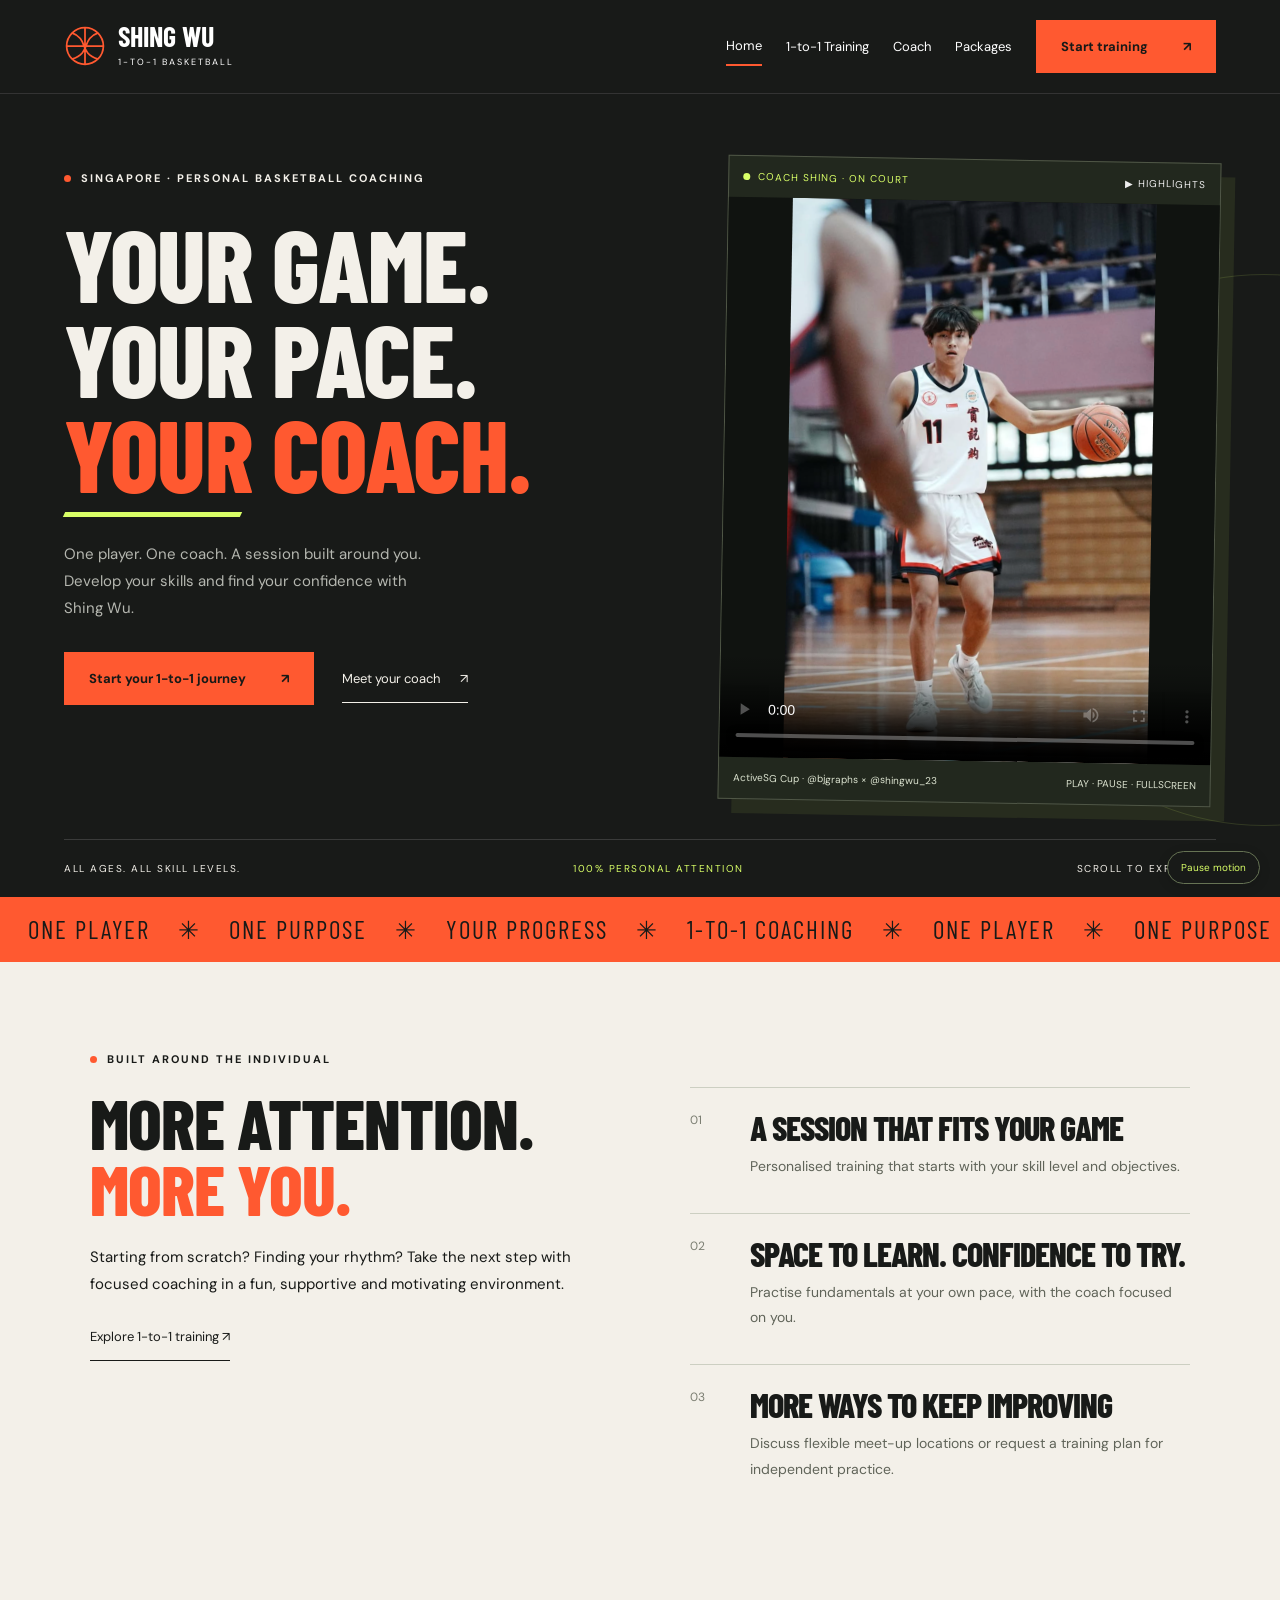
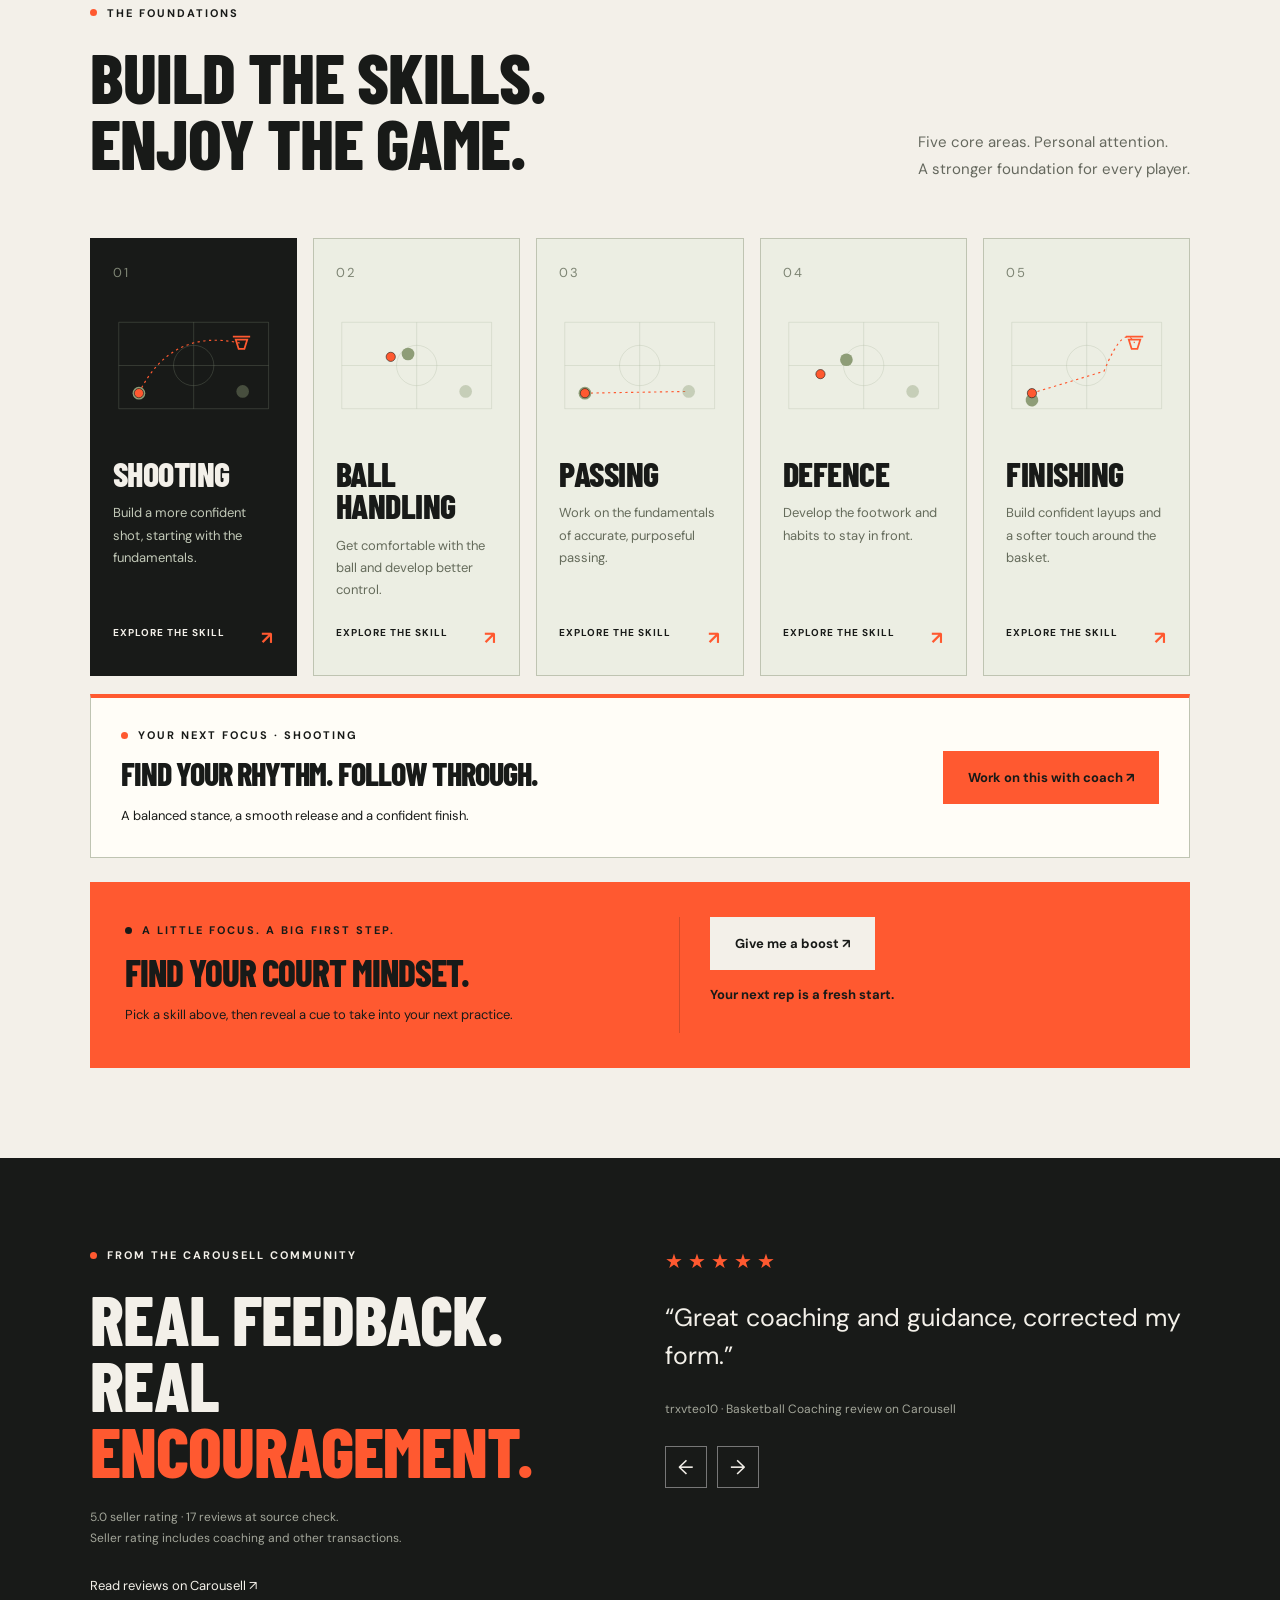
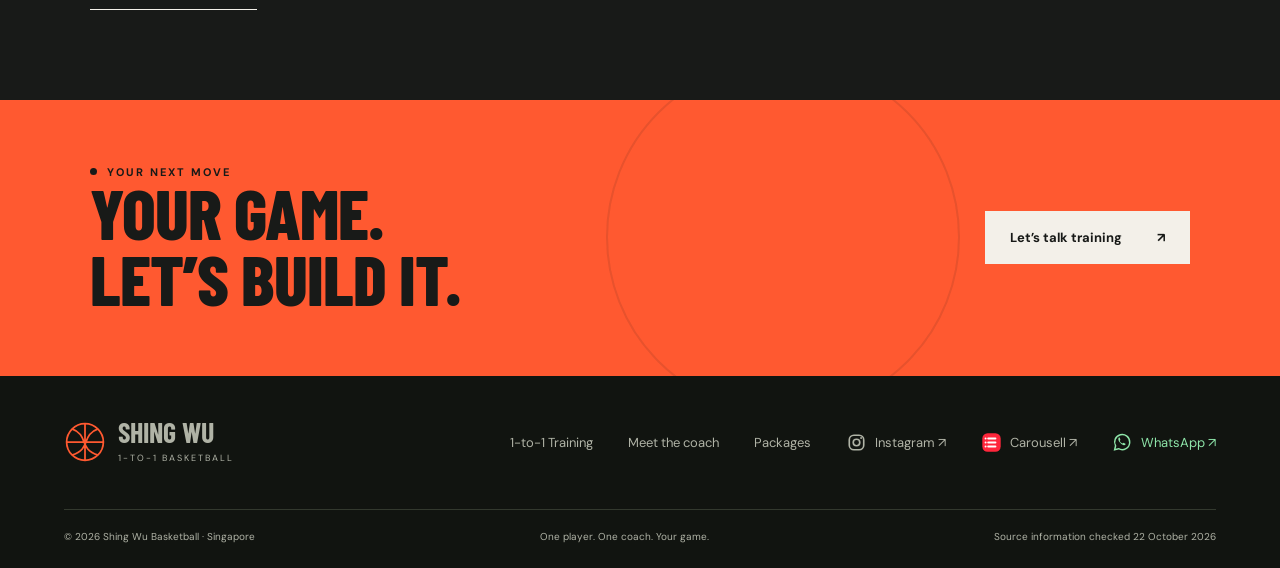
<file: index.html>
<!doctype html><html lang="en-SG"><head><meta charset="UTF-8"><meta name="viewport" content="width=device-width, initial-scale=1"><meta name="theme-color" content="#181a18"><meta name="description" content="Personalised 1-to-1 basketball coaching with Shing Wu in Singapore. All ages and skill levels welcome. Explore training and enquire directly."><title>Personal Basketball Coaching | Shing Wu Basketball</title><link rel="stylesheet" href="styles.css?v=20261022-5"><script src="app.js?v=20261023-finishing" defer></script></head><body data-page="home"><a href="#main" style="position:absolute;left:-9999px" onfocus="this.style.left='10px'" onblur="this.style.left='-9999px'">Skip to content</a><div id="app"></div></body></html>
</file>
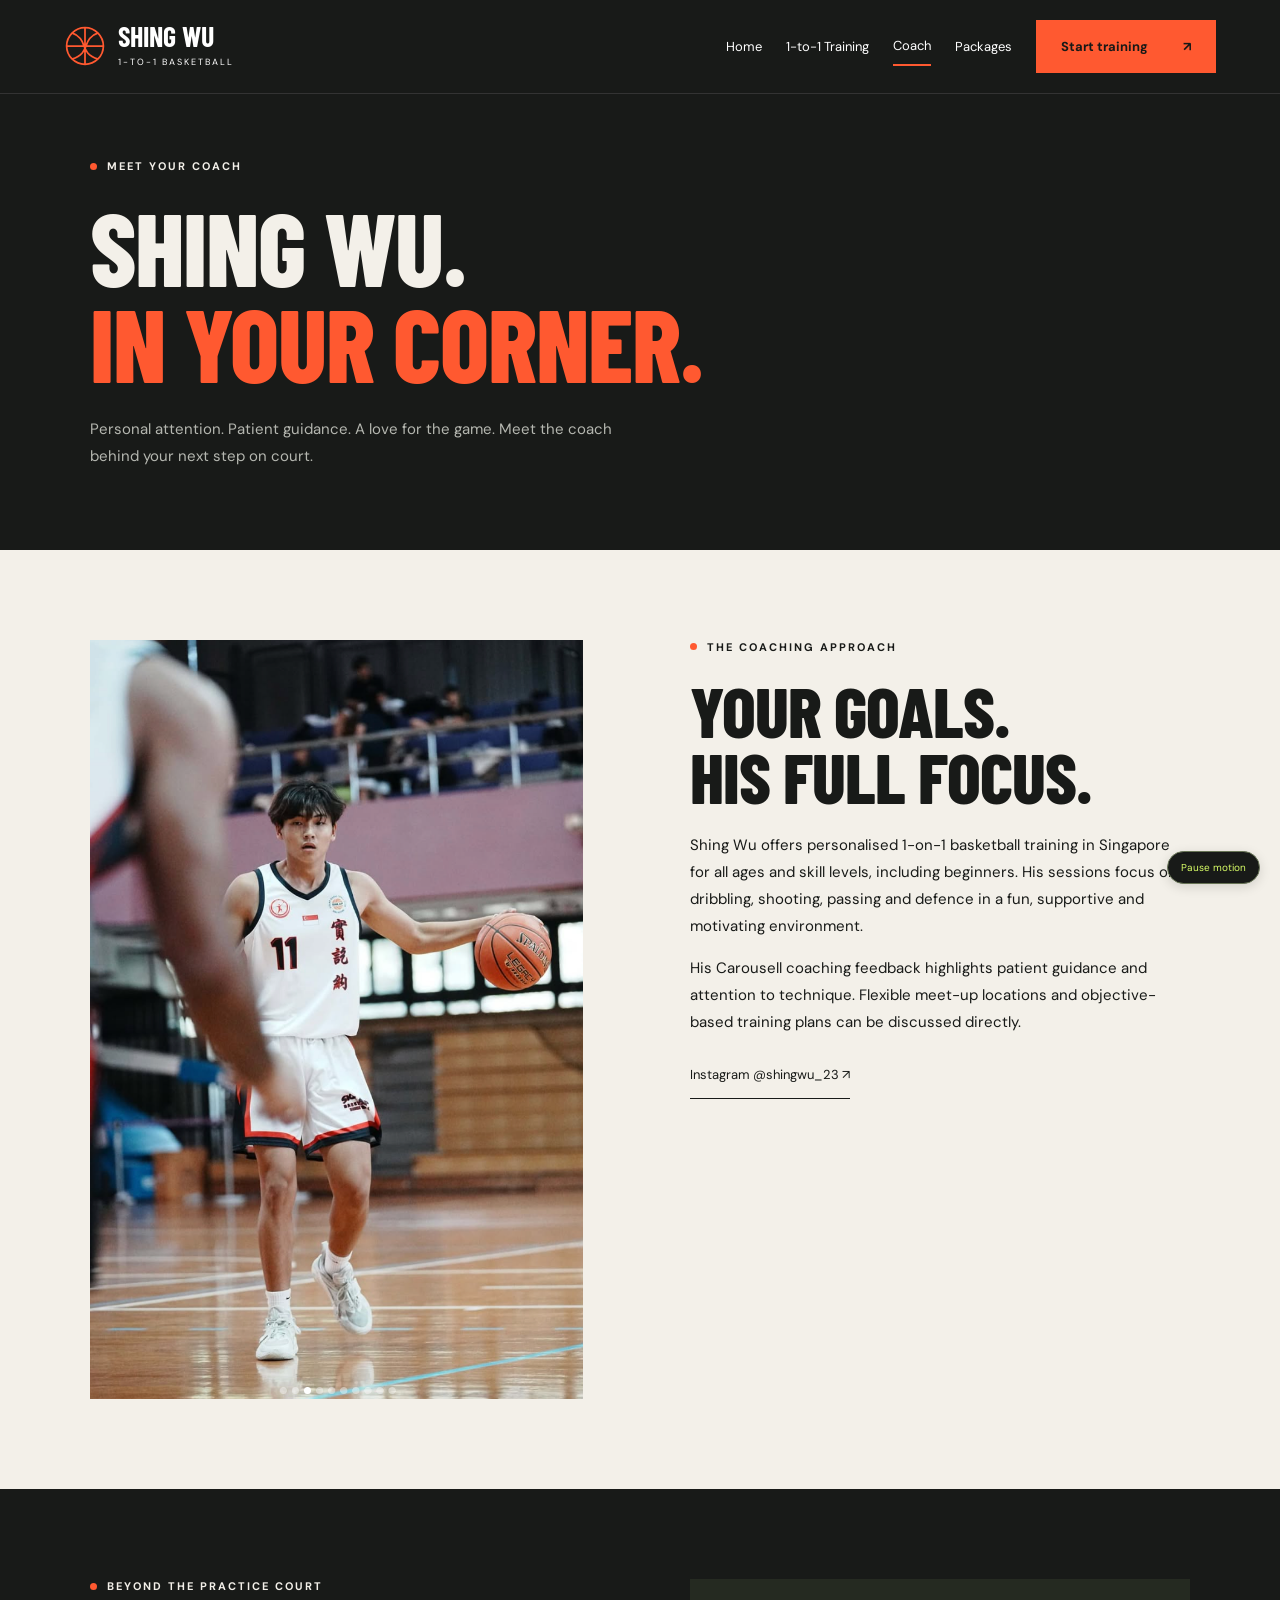
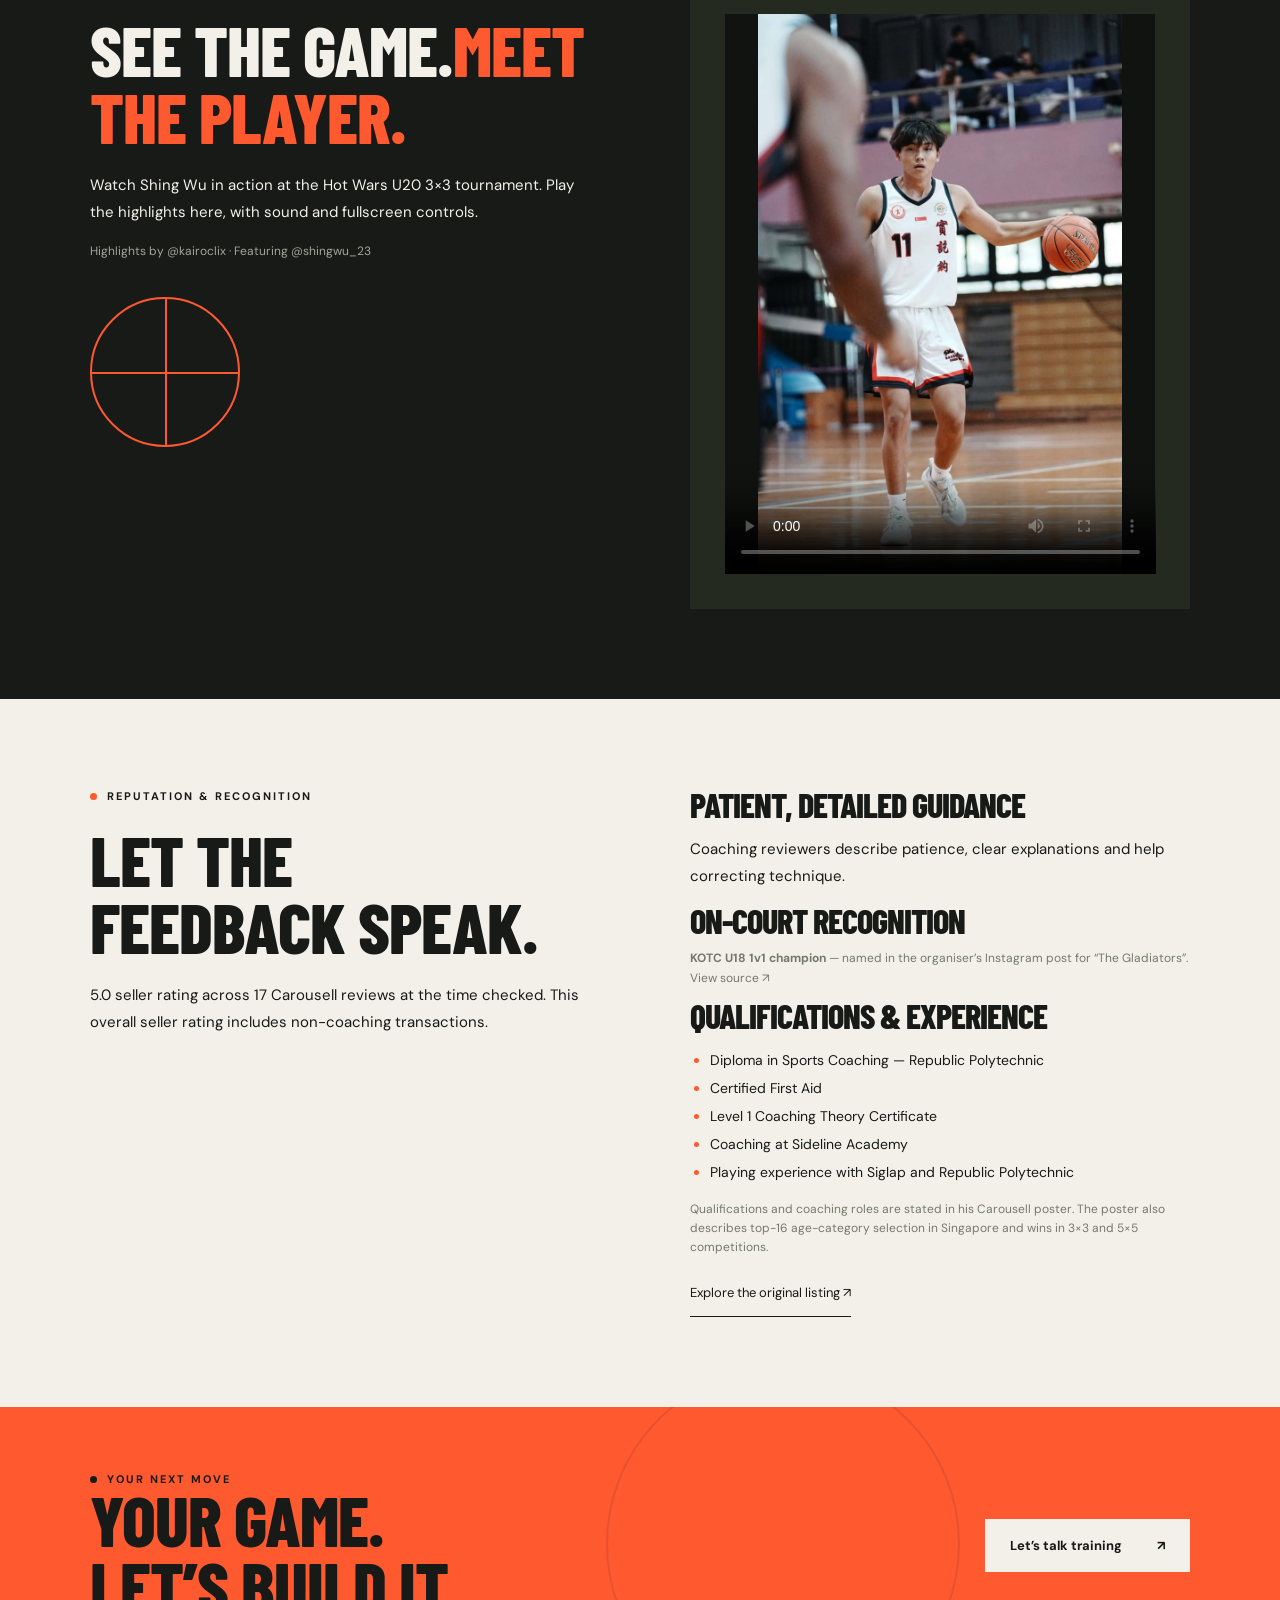
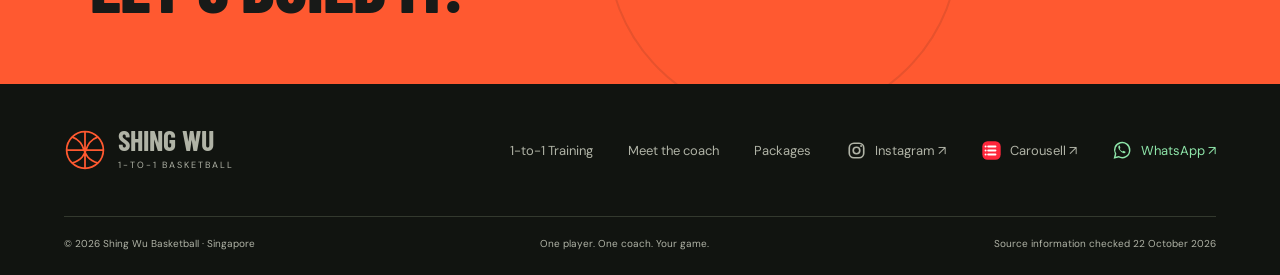
<file: coach.html>
<!doctype html><html lang="en-SG"><head><meta charset="UTF-8"><meta name="viewport" content="width=device-width, initial-scale=1"><meta name="theme-color" content="#181a18"><meta name="description" content="Personalised 1-to-1 basketball coaching with Shing Wu in Singapore. All ages and skill levels welcome. Explore training and enquire directly."><title>Meet Coach Shing Wu | Shing Wu Basketball</title><link rel="stylesheet" href="styles.css?v=20261022-5"><script src="app.js?v=20261023-1" defer></script></head><body data-page="coach"><a href="#main" style="position:absolute;left:-9999px" onfocus="this.style.left='10px'" onblur="this.style.left='-9999px'">Skip to content</a><div id="app"></div></body></html>
</file>
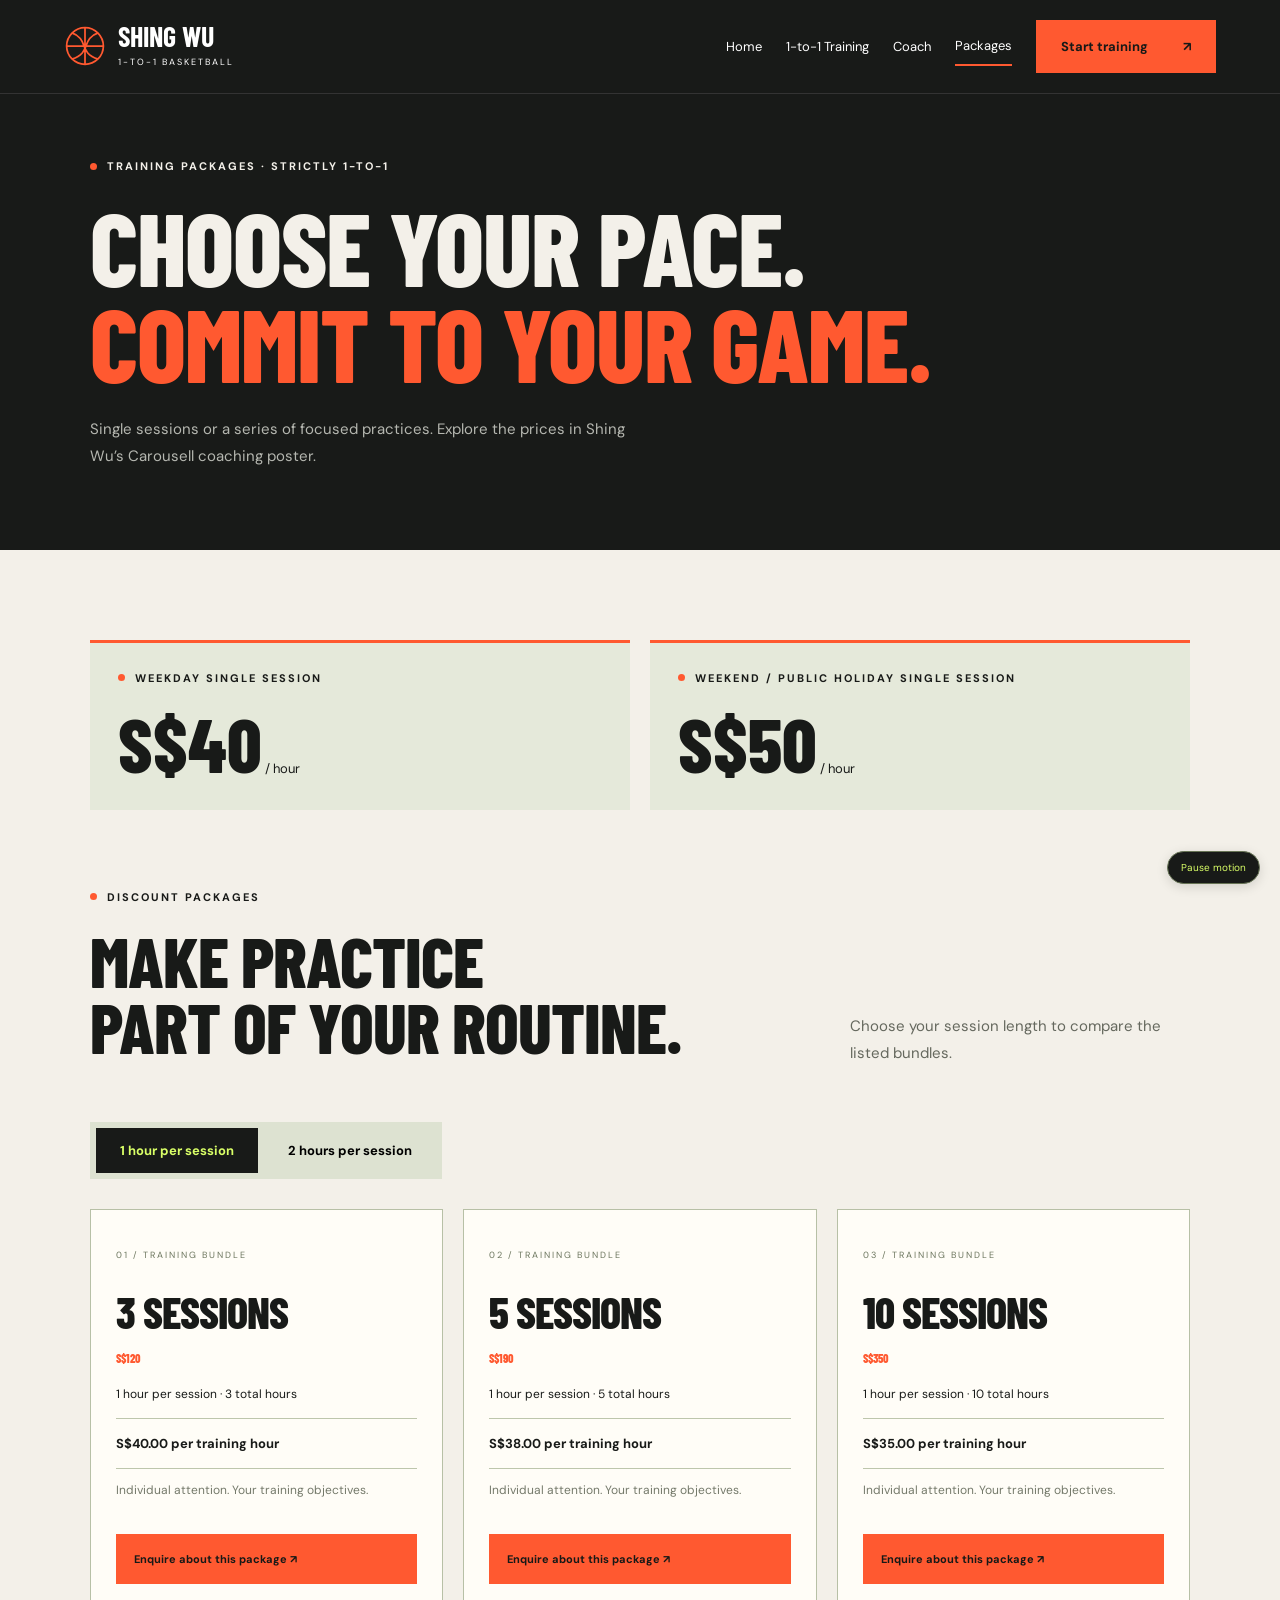
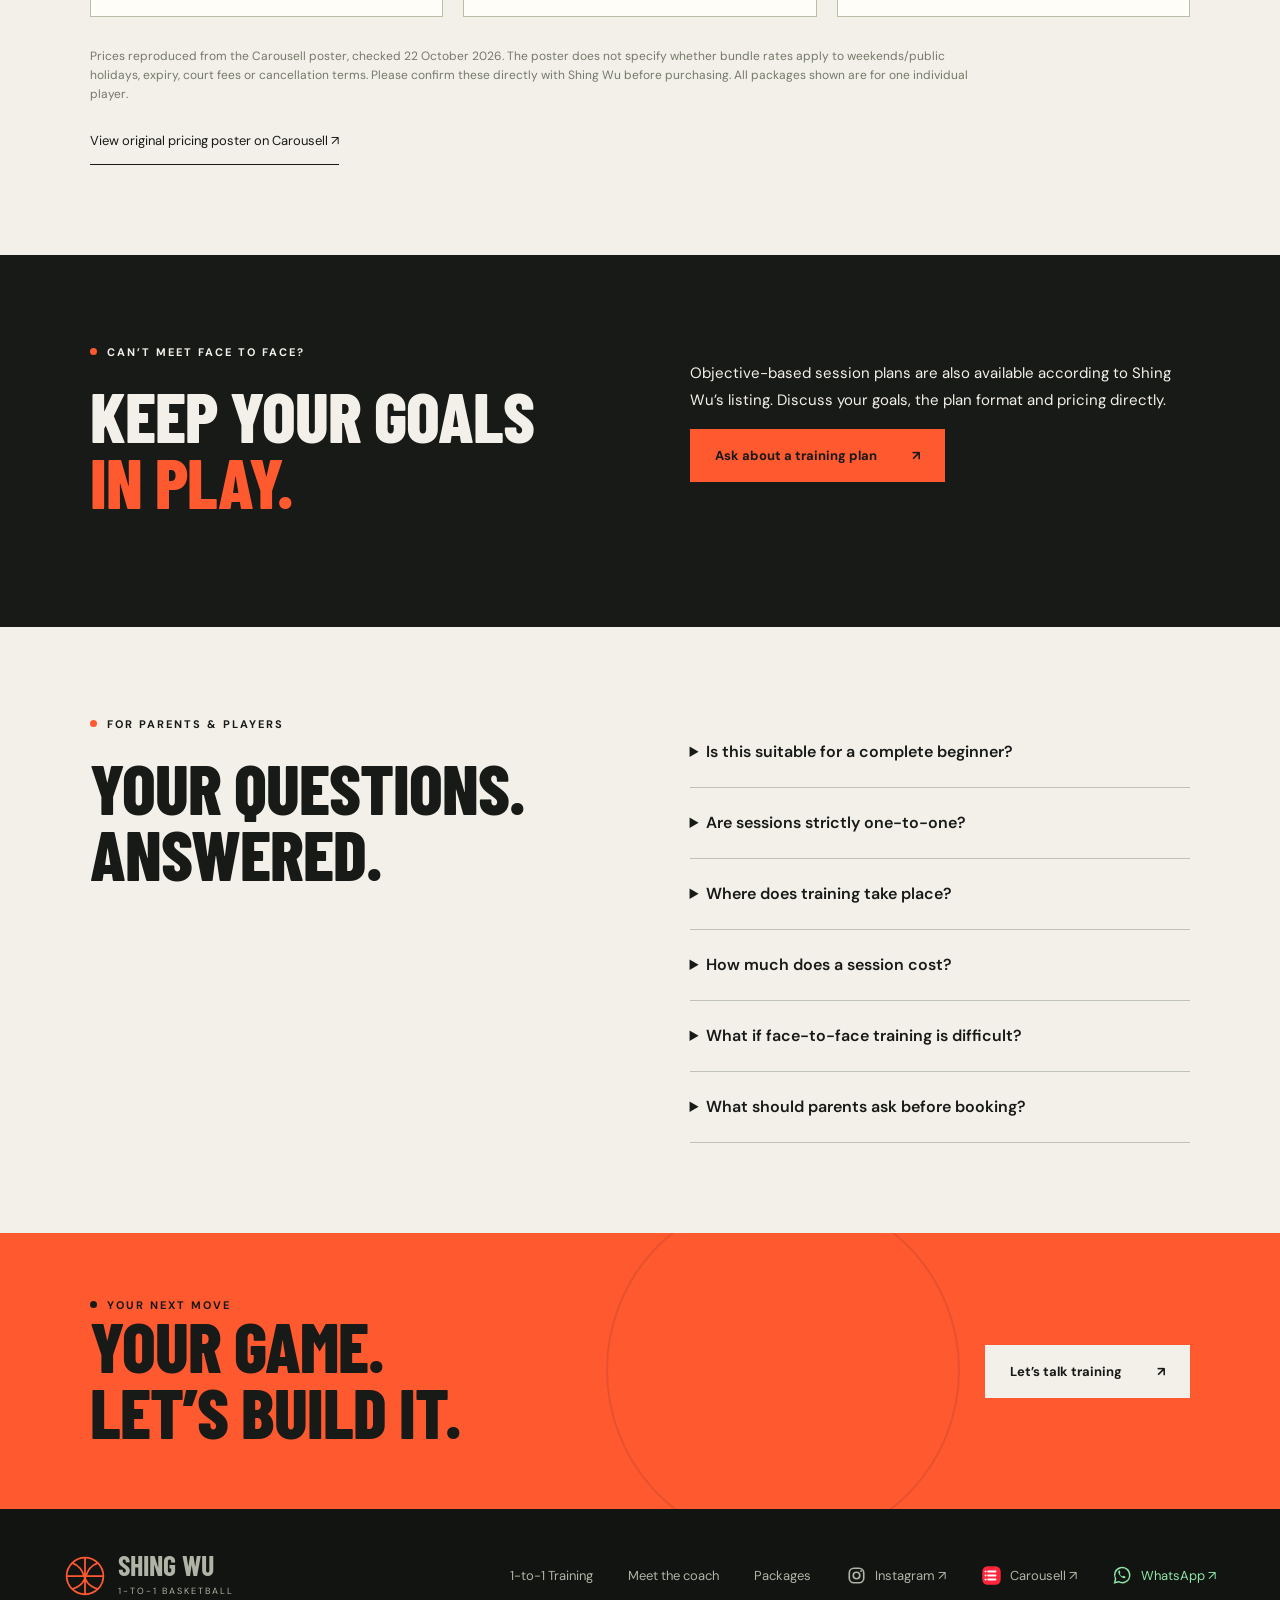
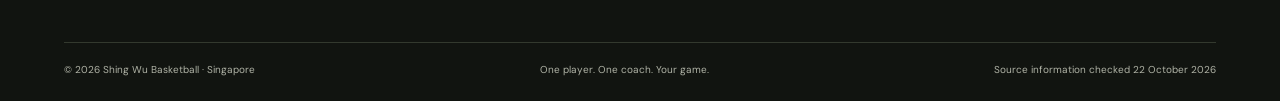
<file: packages.html>
<!doctype html><html lang="en-SG"><head><meta charset="UTF-8"><meta name="viewport" content="width=device-width, initial-scale=1"><meta name="theme-color" content="#181a18"><meta name="description" content="Personalised 1-to-1 basketball coaching with Shing Wu in Singapore. All ages and skill levels welcome. Explore training and enquire directly."><title>Training Packages | Shing Wu Basketball</title><link rel="stylesheet" href="styles.css?v=20261022-5"><script src="app.js?v=20261022-5" defer></script></head><body data-page="packages"><a href="#main" style="position:absolute;left:-9999px" onfocus="this.style.left='10px'" onblur="this.style.left='-9999px'">Skip to content</a><div id="app"></div></body></html>
</file>
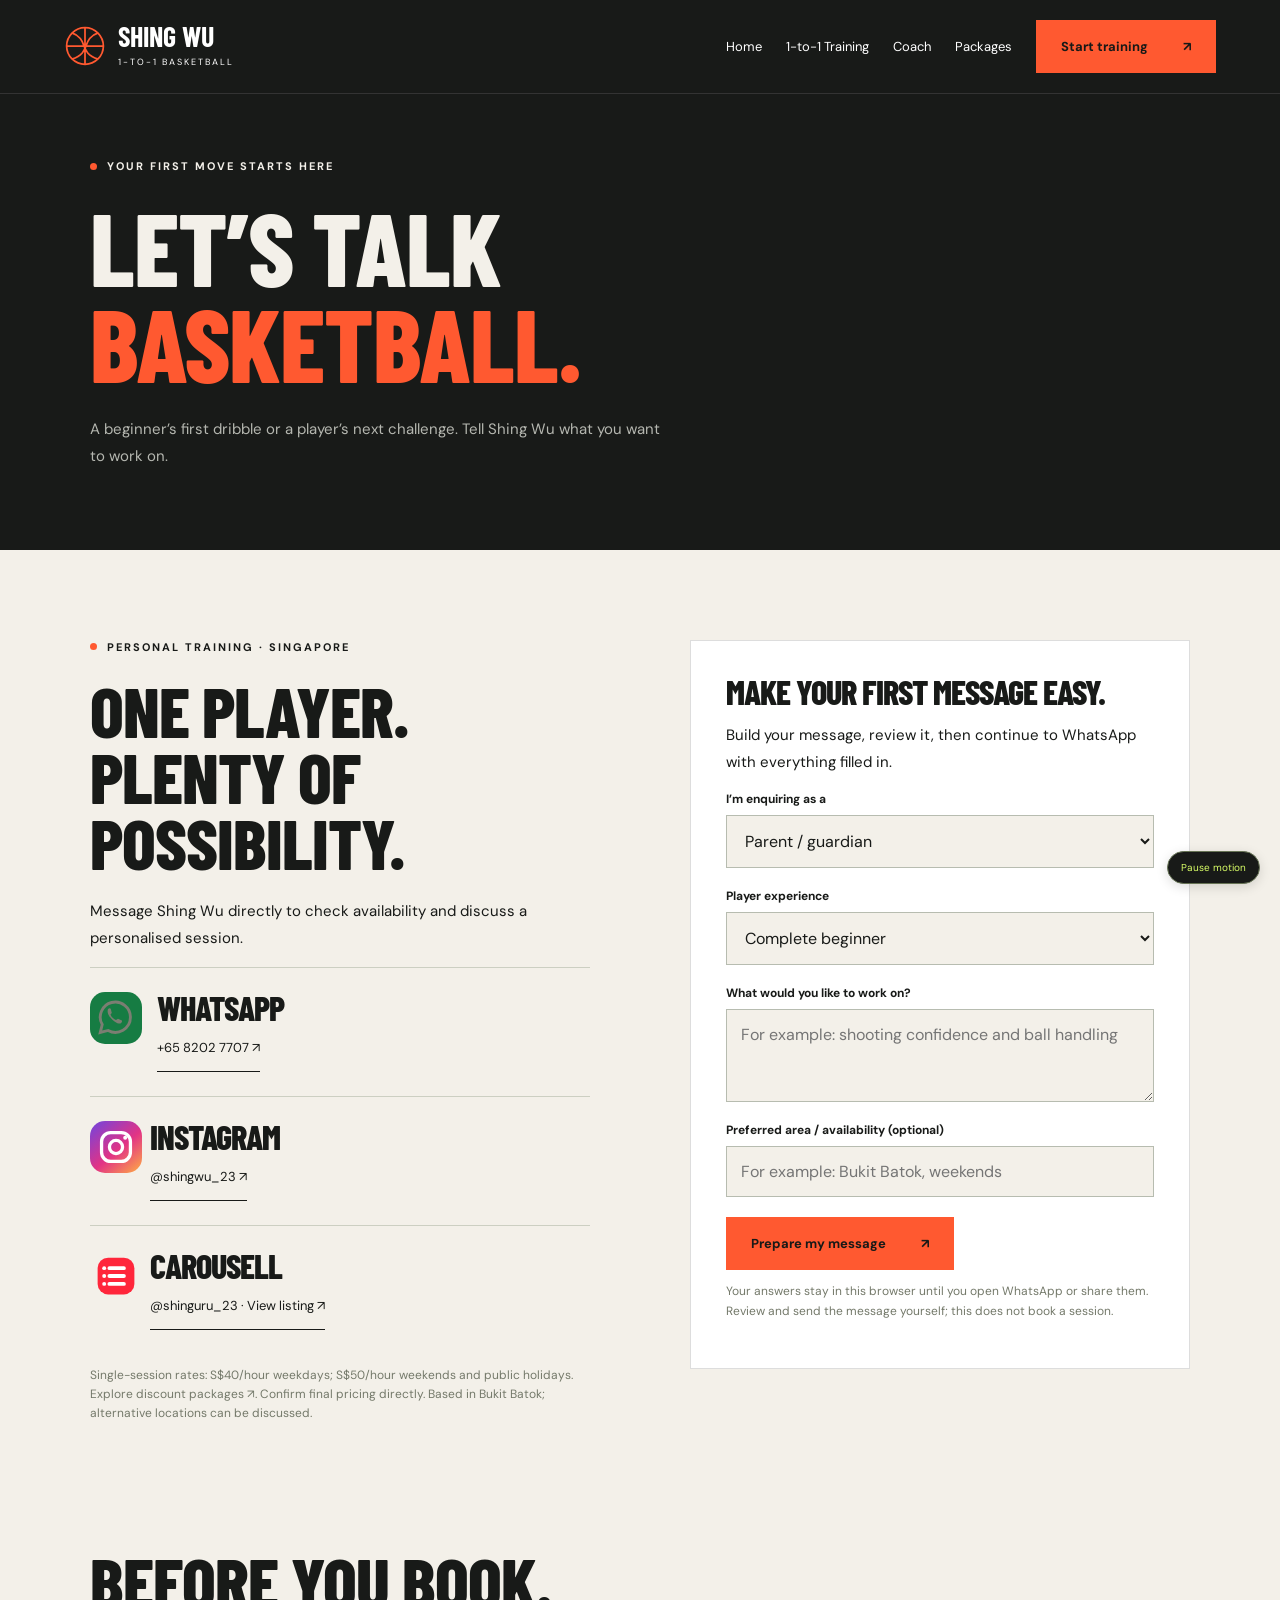
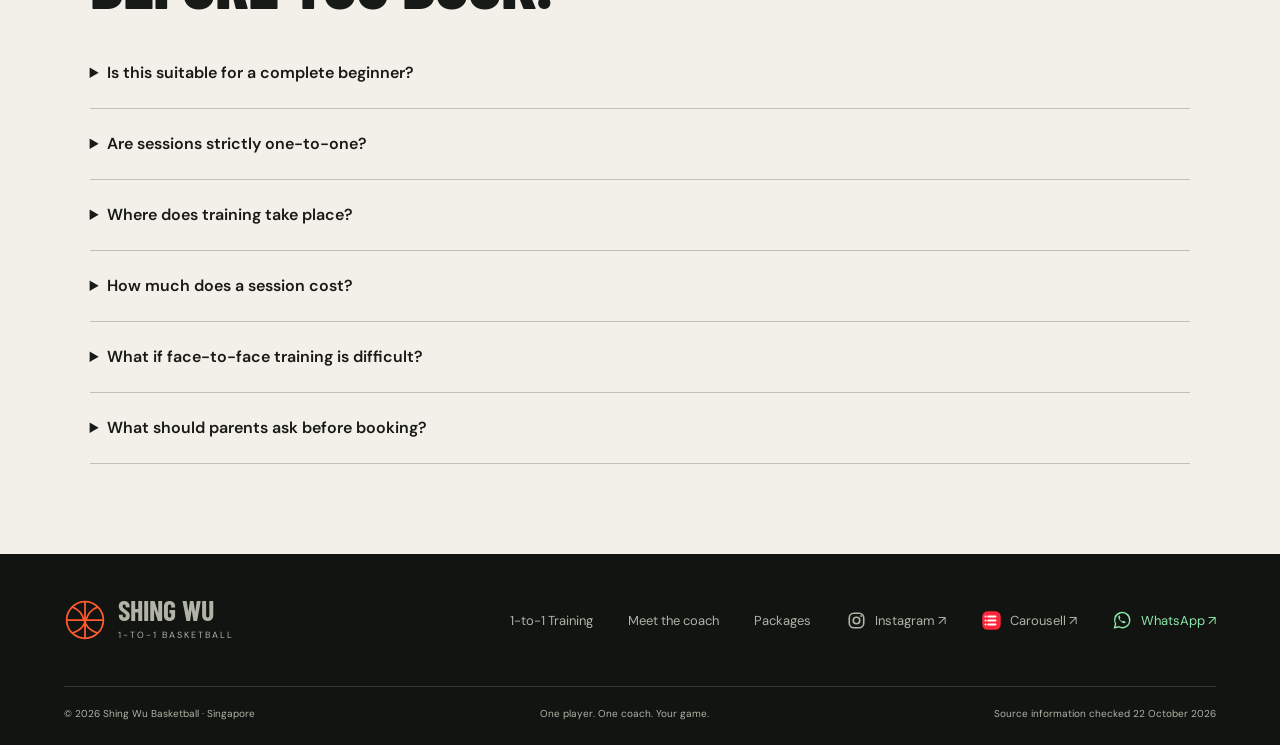
<file: start.html>
<!doctype html><html lang="en-SG"><head><meta charset="UTF-8"><meta name="viewport" content="width=device-width, initial-scale=1"><meta name="theme-color" content="#181a18"><meta name="description" content="Personalised 1-to-1 basketball coaching with Shing Wu in Singapore. All ages and skill levels welcome. Explore training and enquire directly."><title>Start Training | Shing Wu Basketball</title><link rel="stylesheet" href="styles.css?v=20261022-5"><script src="app.js?v=20261023-whatsapp" defer></script></head><body data-page="start"><a href="#main" style="position:absolute;left:-9999px" onfocus="this.style.left='10px'" onblur="this.style.left='-9999px'">Skip to content</a><div id="app"></div></body></html>
</file>
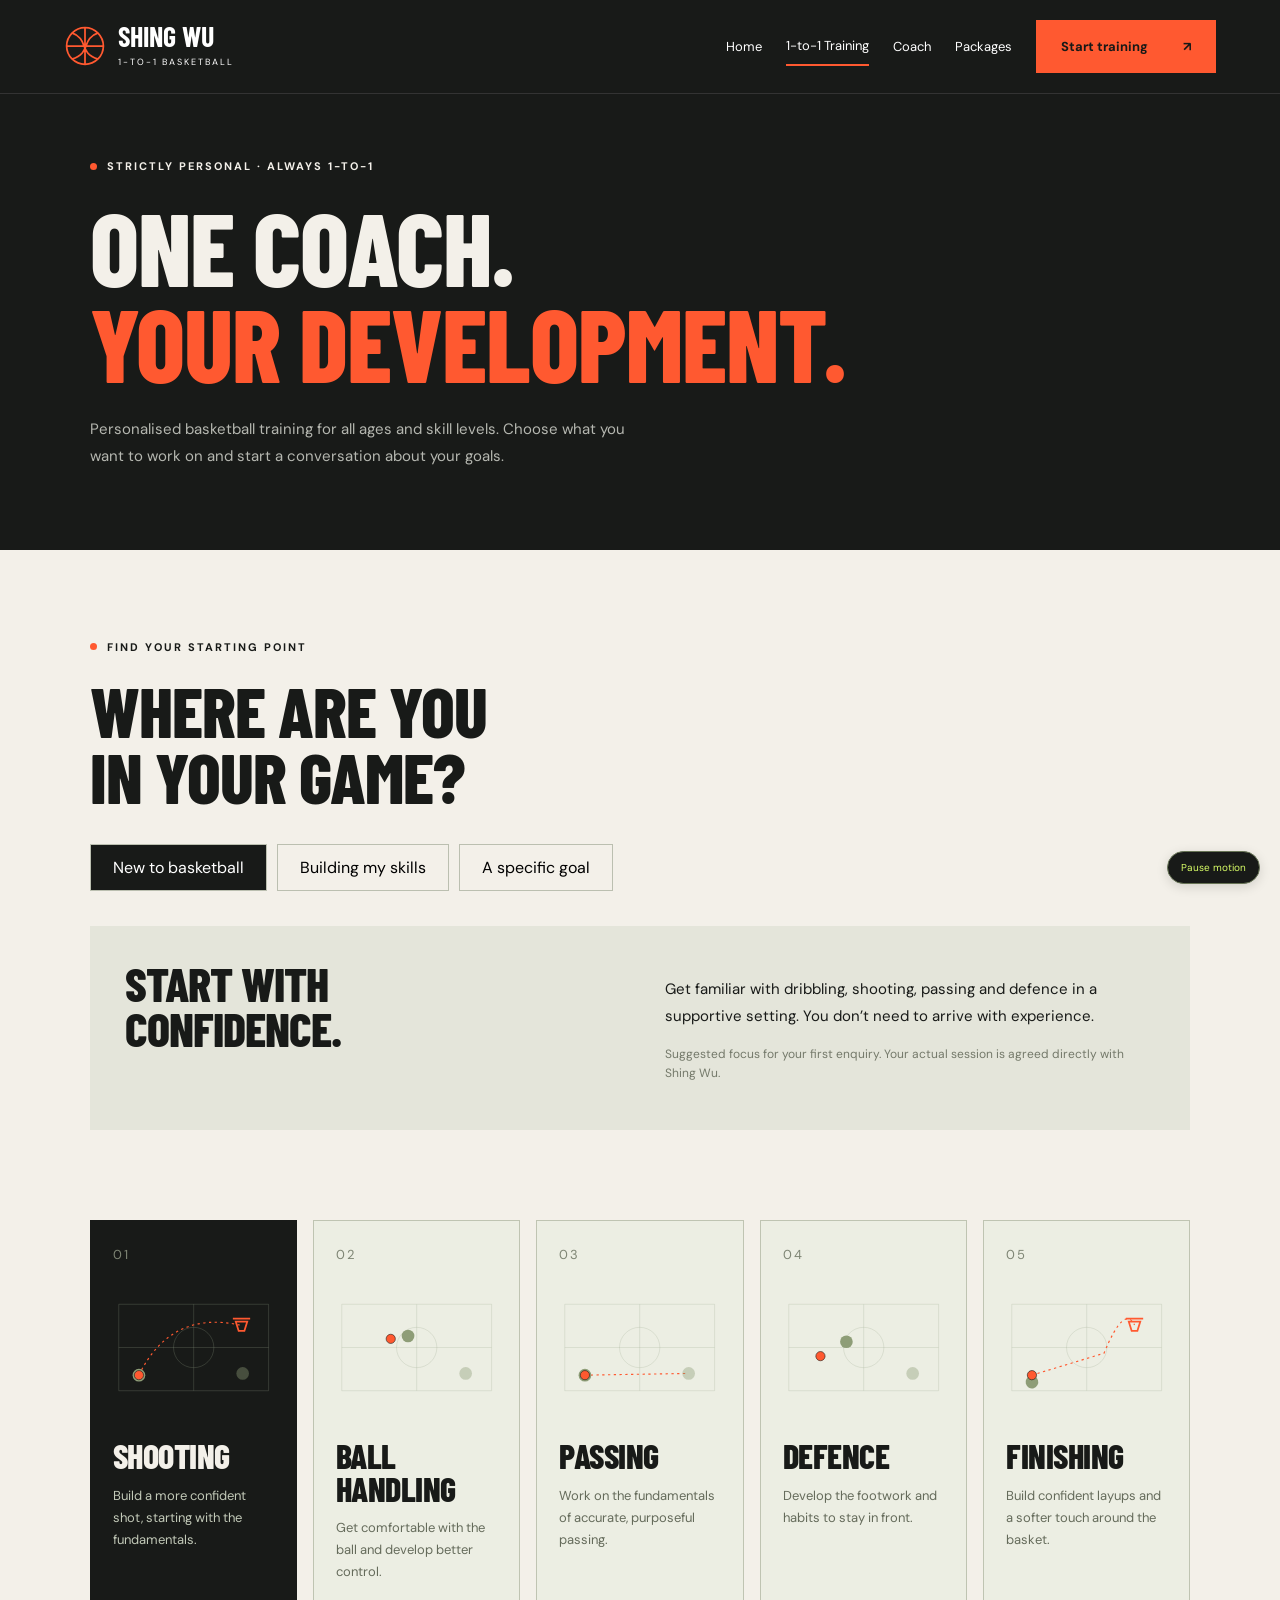
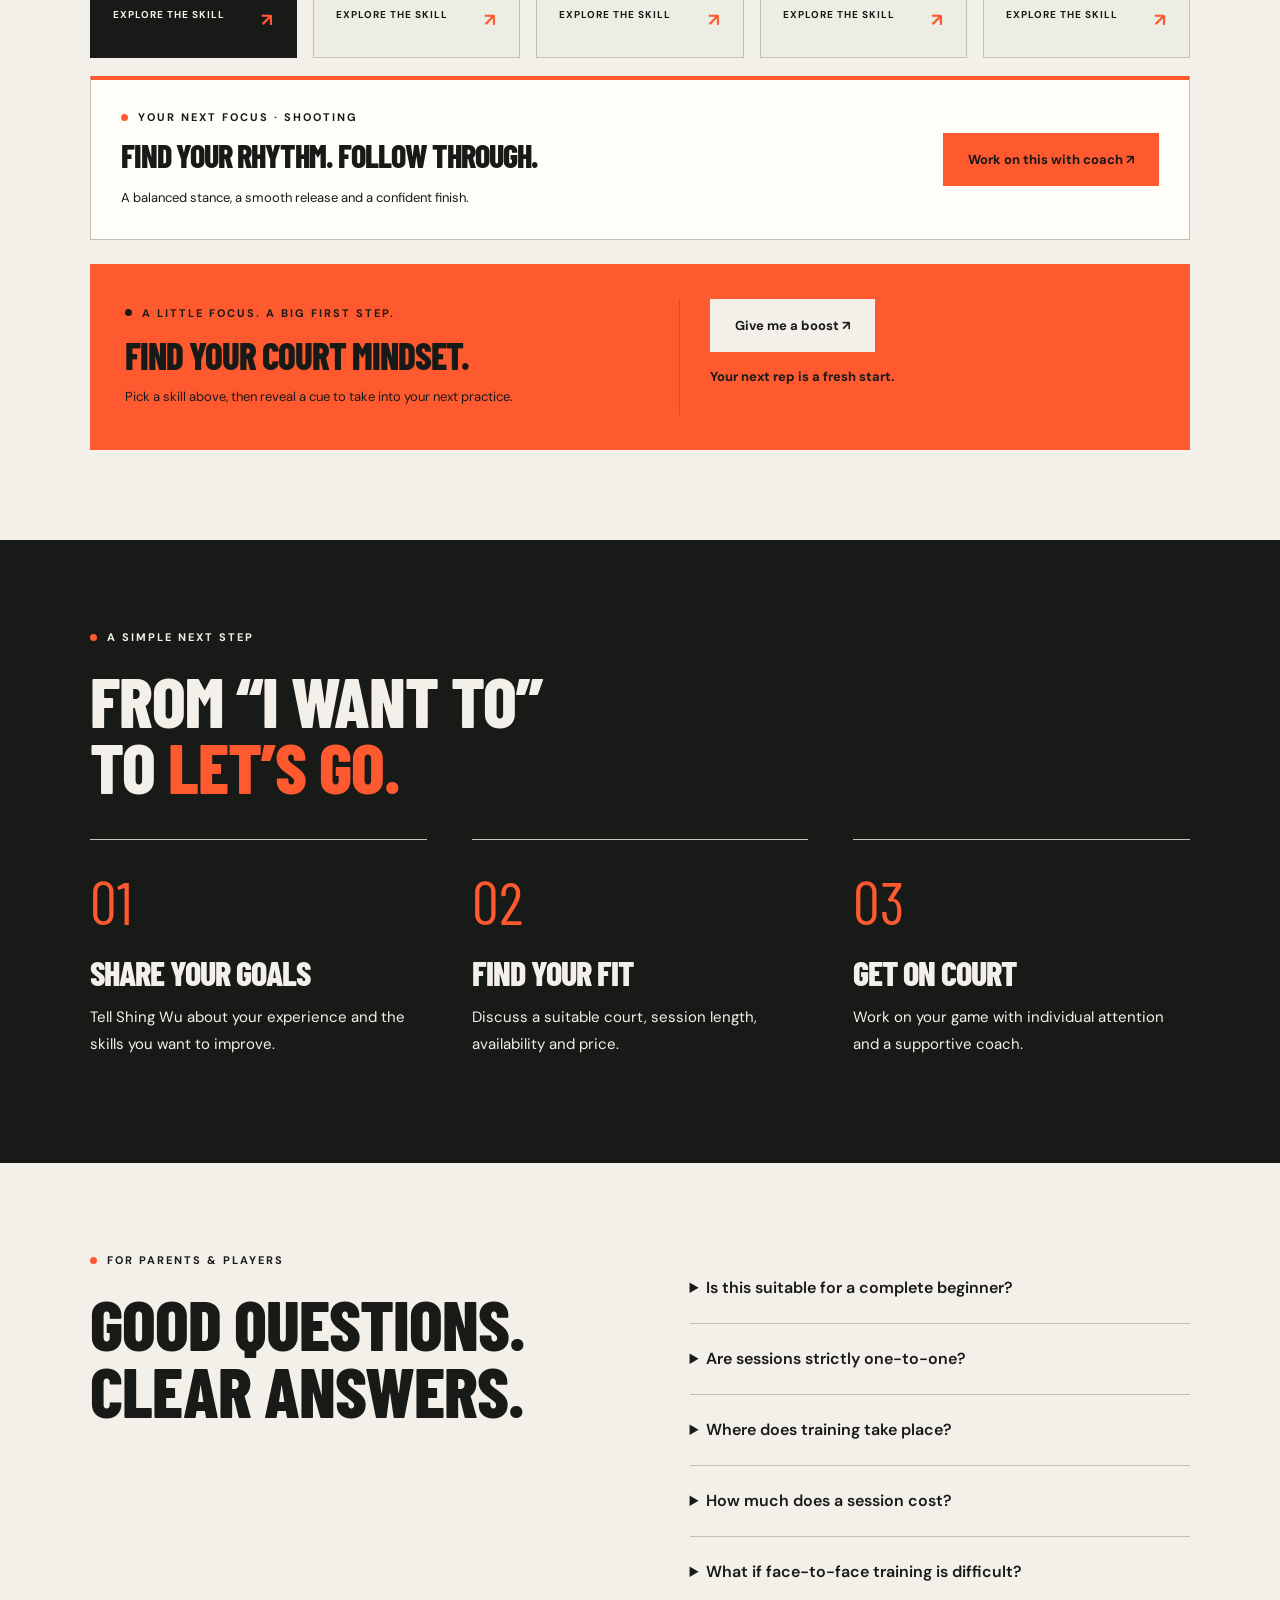
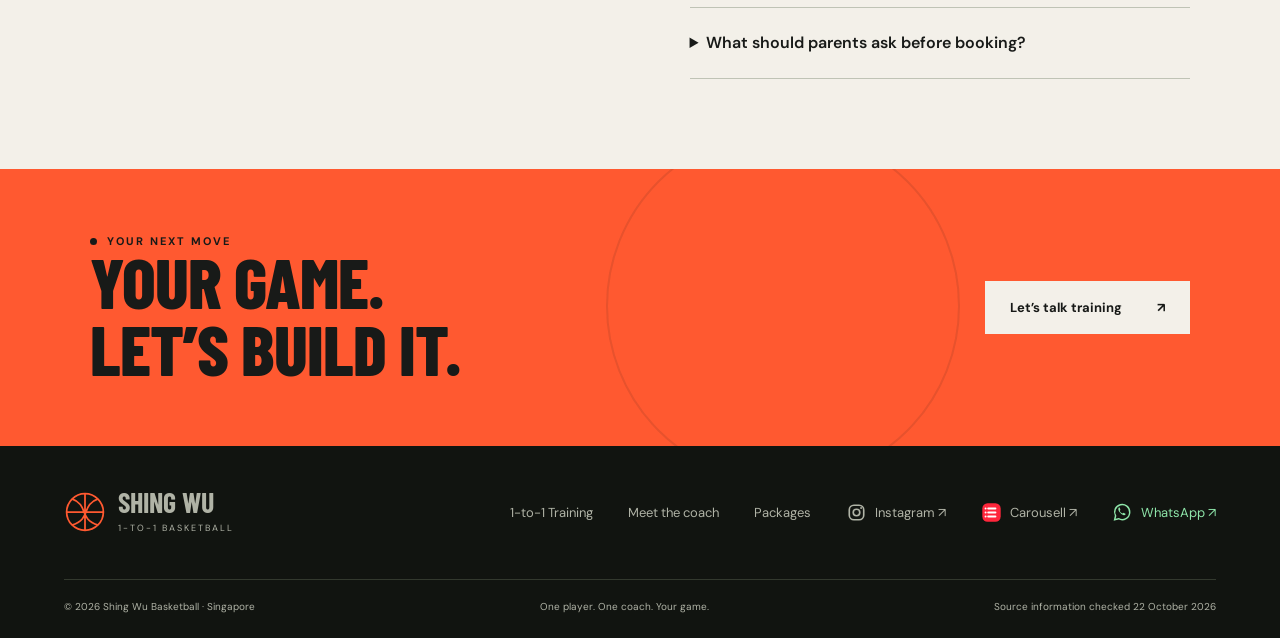
<file: training.html>
<!doctype html><html lang="en-SG"><head><meta charset="UTF-8"><meta name="viewport" content="width=device-width, initial-scale=1"><meta name="theme-color" content="#181a18"><meta name="description" content="Personalised 1-to-1 basketball coaching with Shing Wu in Singapore. All ages and skill levels welcome. Explore training and enquire directly."><title>1-to-1 Training | Shing Wu Basketball</title><link rel="stylesheet" href="styles.css?v=20261022-5"><script src="app.js?v=20261023-finishing" defer></script></head><body data-page="training"><a href="#main" style="position:absolute;left:-9999px" onfocus="this.style.left='10px'" onblur="this.style.left='-9999px'">Skip to content</a><div id="app"></div></body></html>
</file>
<file: styles.css>
@import url('https://fonts.googleapis.com/css2?family=Barlow+Condensed:wght@600;700;800;900&family=DM+Sans:wght@400;500;600;700&display=swap');
:root{--orange:#ff5930;--cream:#f3f0e9;--ink:#181a18;--muted:#a4a69e}*{box-sizing:border-box}html{scroll-behavior:smooth}body{margin:0;background:var(--cream);color:var(--ink);font-family:'DM Sans',sans-serif}a{color:inherit;text-decoration:none}button,input,select,textarea{font:inherit}button,a,input,select,textarea{outline-offset:6px}button{cursor:pointer}header{height:94px;display:flex;align-items:center;justify-content:space-between;padding:0 5%;border-bottom:1px solid #333;background:var(--ink);color:white;position:relative;z-index:10}.brand{display:flex;align-items:center;gap:12px}.brand b{font-family:'Barlow Condensed',Impact,sans-serif;font-size:28px;line-height:.85}.brand small{display:block;font:9px 'DM Sans',sans-serif;letter-spacing:2px;margin-top:7px}.brand svg{width:42px;color:var(--orange)}nav{display:flex;align-items:center;gap:32px;font-size:13px}nav a:not(.btn){padding:10px 0}nav a[aria-current=page]{border-bottom:2px solid var(--orange)}.btn{background:var(--orange);color:#171917;display:inline-flex;justify-content:space-between;align-items:center;gap:35px;padding:18px 25px;font-weight:700;font-size:13px;transition:transform .2s,background .2s;border:0}.btn:hover{transform:translateY(-3px);background:#ff7858}.btn.light{background:var(--cream)}.textlink{display:inline-flex;gap:20px;align-items:center;font-size:13px;border-bottom:1px solid;padding:15px 0}.menu{display:none;background:transparent;border:1px solid #777;color:white;padding:10px}.eyebrow{text-transform:uppercase;font-size:11px;font-weight:700;letter-spacing:2px;display:flex;gap:10px;align-items:center}.eyebrow:before{content:'';height:7px;width:7px;background:var(--orange);border-radius:50%}h1,h2,h3,.display{font-family:'Barlow Condensed',Impact,sans-serif;text-transform:uppercase;margin:0;font-weight:800;line-height:.94;letter-spacing:-1px}h1{font-size:clamp(70px,8.7vw,140px)}h2{font-size:clamp(50px,5.5vw,82px)}h3{font-size:34px}p{line-height:1.8;font-size:15px}.hero{background:var(--ink);color:var(--cream);padding:65px 5% 0;position:relative;overflow:hidden}.hero-layout{display:grid;grid-template-columns:1.1fr 1fr;gap:30px;min-height:620px}.hero-copy{position:relative;z-index:2;padding-bottom:65px}.hero h1{margin:30px 0 24px}.accent{color:var(--orange)}.outline{-webkit-text-stroke:1px #b6b9b1;color:transparent}.hero-copy p{color:#b5b7b0;max-width:370px}.actions{display:flex;flex-wrap:wrap;align-items:center;gap:28px;margin-top:30px}.hero-art{position:relative;min-height:550px;background:linear-gradient(160deg,#42473e,#242922);overflow:hidden;align-self:stretch}.hero-art:after{content:'';position:absolute;inset:0;background:linear-gradient(0deg,#181a18 0%,transparent 50%)}.hero-art img{width:100%;height:100%;position:absolute;object-fit:cover;object-position:center;filter:none;opacity:.8}.court{position:absolute;inset:35px;border:1px solid #a1a39655;transform:rotate(-14deg) scale(1.1);border-radius:4px}.court:before{content:'';position:absolute;width:70%;height:60%;border:1px solid #a1a39655;border-radius:50%;top:20%;left:15%}.hero-num{position:absolute;right:15px;bottom:-30px;font:300px 'Barlow Condensed',Impact,sans-serif;color:#ff593026;z-index:1}.art-label{position:absolute;bottom:60px;left:28px;right:28px;z-index:2;display:flex;justify-content:space-between;align-items:end}.art-label b{font:36px 'Barlow Condensed',Impact,sans-serif;max-width:140px;line-height:1}.art-label span{font-size:10px;letter-spacing:2px;writing-mode:vertical-rl}.hero-bottom{display:flex;justify-content:space-between;border-top:1px solid #ffffff25;padding:22px 0;font-size:10px;letter-spacing:1.5px}.ticker{background:var(--orange);overflow:hidden;padding:17px 0;white-space:nowrap;font:25px 'Barlow Condensed',Impact,sans-serif;letter-spacing:2px}.ticker div{display:inline-block;animation:marquee 28s linear infinite}.ticker span{padding:0 28px}.section{padding:90px 7%}.split{display:grid;grid-template-columns:1fr 1fr;gap:9%;align-items:start}.section h2{margin:23px 0}.section p{max-width:550px}.section-head{display:flex;justify-content:space-between;gap:30px;align-items:end;margin-bottom:40px}.section-head p{max-width:340px;color:#65685e}.features{margin-top:35px}.feature{display:grid;grid-template-columns:45px 1fr;gap:15px;padding:24px 0;border-top:1px solid #cccfc2}.feature>span{color:#7b7e72;font-size:12px}.feature p{margin:10px 0;color:#606459;font-size:14px}.dark{background:var(--ink);color:var(--cream)}.skill-grid{display:grid;grid-template-columns:repeat(4,1fr);gap:1px;background:#c4c7bb;border:1px solid #c4c7bb}.skill{background:var(--cream);padding:30px 25px;min-height:250px;transition:background .3s,transform .3s}.skill:hover{background:#e6e7db;transform:translateY(-5px)}.skill .icon{font-size:40px;display:block;color:var(--orange);margin-bottom:40px}.skill p{font-size:13px;color:#65685e}.reviews{display:grid;grid-template-columns:1fr 1fr;gap:50px}.stars{color:var(--orange);letter-spacing:5px;font-size:20px}.quote{font-size:25px;line-height:1.5;margin:25px 0}.review-note{color:#a3a69a;font-size:12px}.review-nav{display:flex;gap:10px;margin-top:25px}.round{border:1px solid #777;color:inherit;background:transparent;width:42px;height:42px;font-size:20px}.cta{background:var(--orange);padding:65px 7%;display:flex;align-items:center;justify-content:space-between;gap:40px}.cta h2{max-width:700px}.cta .eyebrow:before{background:var(--ink)}footer{background:#111410;color:#b0b3a6;padding:45px 5% 25px}.footer-top{display:flex;justify-content:space-between;gap:40px}.footer-links{display:flex;gap:35px;font-size:13px}.footer-bottom{margin-top:45px;border-top:1px solid #33392e;padding-top:20px;font-size:10px;display:flex;justify-content:space-between;gap:20px}.page-intro{background:var(--ink);color:var(--cream);padding:65px 7%}.page-intro h1{font-size:clamp(66px,8vw,110px);margin:25px 0}.page-intro p{max-width:570px;color:#b5b7b0}.tabs{display:flex;gap:10px;flex-wrap:wrap;margin:35px 0}.tab{padding:12px 22px;border:1px solid #bbbfb0;background:transparent}.tab.active{background:var(--ink);color:white}.focus-panel{background:#e4e5da;padding:35px;display:grid;grid-template-columns:1fr 1fr;gap:50px}.focus-panel h3{font-size:48px}.steps{display:grid;grid-template-columns:repeat(3,1fr);gap:45px;margin-top:40px}.step{border-top:1px solid #c4c7bb;padding-top:25px}.step span{font:60px 'Barlow Condensed',Impact,sans-serif;color:var(--orange);display:block;margin-bottom:20px}.coach-photo{min-height:480px;position:relative;background:#d7dacd}.coach-photo img{position:absolute;width:100%;height:100%;object-fit:cover;filter:none}.note{font-size:12px;color:#74796a;line-height:1.6}.video-shell{background:#252a21;padding:35px;max-width:550px}.video-shell iframe{border:0;width:100%;min-height:570px;background:white}.video-shell .textlink{color:var(--cream);margin-top:15px}details{border-bottom:1px solid #bfc3b5;padding:23px 0}summary{font-weight:600;cursor:pointer;line-height:1.5}details p{color:#626859}.booking{background:white;border:1px solid #ddd;padding:35px}.field{display:flex;flex-direction:column;gap:8px;margin-bottom:20px}label{font-size:12px;font-weight:700}input,select,textarea{border:1px solid #b7bcb0;border-radius:0;background:var(--cream);padding:14px;color:var(--ink);width:100%}textarea{resize:vertical}#draft{white-space:pre-wrap;background:var(--cream);padding:20px;line-height:1.7;font-size:13px}.hidden{display:none}.reveal{animation:rise .7s both}.page-progress{position:fixed;top:0;left:0;height:3px;background:var(--orange);z-index:100;width:0}.basketball{width:150px;height:150px;border:2px solid var(--orange);border-radius:50%;position:relative;margin:35px 0;overflow:hidden;transition:transform .7s}.basketball:hover{transform:rotate(70deg)}.basketball:before{content:'';position:absolute;left:50%;height:100%;border-left:2px solid var(--orange)}.basketball:after{content:'';position:absolute;top:50%;width:100%;border-top:2px solid var(--orange)}@keyframes rise{from{opacity:0;transform:translateY(20px)}to{opacity:1;transform:translateY(0)}}@keyframes marquee{to{transform:translateX(-50%)}}@media(max-width:800px){header{height:78px}.menu{display:block}nav{display:none;position:absolute;top:78px;left:0;right:0;background:var(--ink);padding:25px;flex-direction:column;align-items:stretch}nav.open{display:flex}.hero{padding-top:40px}.hero-layout{grid-template-columns:1fr}.hero-copy{padding-bottom:15px}.hero-art{min-height:380px}.hero-num{font-size:240px}.hero-bottom{font-size:8px;gap:15px}.split,.reviews,.focus-panel{grid-template-columns:1fr;gap:35px}.section{padding:60px 6%}.section-head{display:block}.skill-grid{grid-template-columns:1fr 1fr}.skill{padding:25px 18px}.steps{grid-template-columns:1fr}.cta{display:block}.cta .btn{margin-top:25px}.footer-top{flex-direction:column}.footer-links{flex-wrap:wrap;gap:20px}.footer-bottom{flex-direction:column}.video-shell{padding:15px}.page-intro{padding:45px 6%}}@media(prefers-reduced-motion:reduce){*,*:before,*:after{animation:none!important;transition:none!important;scroll-behavior:auto!important}}
/* Court energy: purposeful motion and interactive practice cues. */
:root{--lime:#d9ff67}nav{gap:24px}.hero-layout{grid-template-columns:1.1fr .92fr;gap:6%;min-height:680px}.hero-copy{padding-top:12px}.hero h1{font-size:clamp(64px,7.9vw,122px)}.hero-video{position:relative;z-index:1;background:#22281e;border:1px solid #505747;align-self:start;box-shadow:14px 14px 0 #d9ff6714;transform:rotate(1deg)}.video-topline{display:flex;align-items:center;gap:8px;color:var(--lime);font-size:10px;letter-spacing:1px;padding:14px}.video-topline>span:last-child{margin-left:auto;color:#eee}.live-dot{width:7px;height:7px;background:var(--lime);border-radius:50%;animation:live 2s ease-in-out infinite}.reel-wrap{height:515px;overflow:auto;background:#fff}.reel-wrap iframe{width:100%;height:620px;border:0}.video-credit{display:flex;justify-content:space-between;gap:14px;padding:14px;font-size:10px;color:#dde4d1}.video-credit a{text-decoration:underline}.highlight-link{display:block;border-top:1px solid #4b5343;padding:14px;font-size:11px;color:var(--lime)}.hero:before{content:'';position:absolute;width:550px;height:550px;border:1px solid #d9ff6722;border-radius:50%;right:-260px;top:180px}.hero-copy .accent{display:inline-block;position:relative}.hero-copy .accent:after{content:'';display:block;height:5px;background:var(--lime);width:38%;margin-top:12px;transform:skewX(-25deg);transform-origin:left;animation:underline 1s ease-out both}.hero-bottom span:nth-child(2){color:var(--lime)}.ticker{display:flex;align-items:center}.section-head h2{max-width:800px}.skill-grid{border:0;gap:16px;background:transparent}.skill{display:flex;flex-direction:column;align-items:stretch;text-align:left;border:1px solid #bfc4b2;background:#eceee3;color:var(--ink);position:relative;overflow:hidden;padding:25px 22px;min-height:355px}.skill[aria-pressed=true]{background:var(--ink);border-color:var(--ink);color:var(--cream)}.skill[aria-pressed=true] .skill-desc{color:#c2c9b8}.skill-number{font:13px 'DM Sans',sans-serif;color:#7e8574;letter-spacing:2px}.skill-title{font:800 34px/.95 'Barlow Condensed',Impact,sans-serif;text-transform:uppercase;margin:20px 0 12px;letter-spacing:-.5px}.skill-desc{font-size:13px;line-height:1.7;color:#656b5b}.skill-explore{font-size:10px;letter-spacing:1px;text-transform:uppercase;font-weight:700;padding-top:25px;margin-top:auto;display:flex;justify-content:space-between}.skill-explore>span{color:var(--orange);font-size:18px}.court-demo{width:100%;height:145px;overflow:visible;margin-top:12px}.court-line{fill:none;stroke:#9ca68c66;stroke-width:1}.route{fill:none;stroke:var(--orange);stroke-width:2;stroke-dasharray:4 6}.rim{fill:none;stroke:var(--orange);stroke-width:3}.player{fill:#8e9d77}.p2{opacity:.4}.moving-ball{fill:var(--orange);stroke:#181a18;stroke-width:1;offset-path:path('M45 133 Q100 20 220 46');animation:shot 2.8s ease-in-out infinite}.handling .moving-ball{offset-path:path('M95 70 Q95 170 125 70 Q125 170 155 70');animation:shot 2s linear infinite}.handling .p1{cx:125;cy:65}.handling .route,.handling .rim{opacity:0}.passing .moving-ball{offset-path:path('M45 133 L225 130');animation:passball 2.4s ease-in-out infinite}.passing .route{d:path('M45 133 L225 130')}.passing .rim{opacity:0}.defence .moving-ball{offset-path:path('M65 100 L210 100');animation:passball 2.4s ease-in-out infinite}.defence .p1{cx:110;cy:75;animation:slide 2.4s ease-in-out infinite}.defence .route,.defence .rim{opacity:0}.skill-detail{display:flex;align-items:center;justify-content:space-between;gap:30px;padding:30px;border:1px solid #bfc4b2;border-top:4px solid var(--orange);margin-top:18px;background:#fffdf7}.skill-detail h3{font-size:32px;margin-top:15px;line-height:1.05}.skill-detail p{font-size:13px;margin-bottom:0}.skill-detail .btn{flex-shrink:0}.challenge{margin-top:24px;background:var(--orange);padding:35px;display:grid;grid-template-columns:1.1fr 1fr;gap:30px;align-items:center}.challenge .eyebrow:before{background:var(--ink)}.challenge h3{font-size:37px;margin:18px 0 10px}.challenge p{font-size:13px;margin-bottom:0}.challenge>div:last-child{border-left:1px solid #181a1833;padding-left:30px}.motivation-cue{font-weight:700;min-height:50px}.skill-pop{animation:cardpop .45s ease}.cue-pop{animation:rise .4s ease}.motion-toggle{position:fixed;right:20px;bottom:16px;z-index:50;background:#181a18;color:#d9ff67;border:1px solid #667354;padding:9px 13px;font-size:10px;border-radius:30px;box-shadow:0 3px 12px #0002}.motion-paused *,.motion-paused *:before,.motion-paused *:after{animation-play-state:paused!important}.motion-paused .reveal{animation:none!important}.rates{display:grid;grid-template-columns:1fr 1fr;gap:20px;margin-bottom:80px}.rates article{border-top:3px solid var(--orange);padding:28px;background:#e5e9da}.rates p{margin:22px 0 0}.rates b{font:800 76px/.95 'Barlow Condensed',Impact,sans-serif}.rates p>span{font-size:13px}.duration-tabs{display:inline-flex;gap:6px;padding:6px;background:#dde2d1;margin-bottom:30px}.duration-tabs button{padding:14px 24px;border:0;background:transparent;font-weight:700;font-size:13px}.duration-tabs button.active{background:var(--ink);color:var(--lime)}.package-grid{display:grid;grid-template-columns:repeat(3,1fr);gap:20px}.package-card{border:1px solid #b7c0a6;padding:32px 25px;background:#fffdf7;transition:transform .25s,box-shadow .25s}.package-card:hover{transform:translateY(-6px);box-shadow:8px 8px 0 #d9ff67}.package-index{font-size:9px;letter-spacing:2px;color:#6c765e}.package-card h3{margin:28px 0 0;font-size:44px}.package-price{font:800 80px/1 'Barlow Condensed',Impact,sans-serif;margin:20px 0;color:var(--orange)}.package-card p{font-size:12px}.package-math{border-top:1px solid #bdc6ac;border-bottom:1px solid #bdc6ac;padding:16px 0;font-weight:700;font-size:13px}.package-card .btn{width:100%;gap:10px;font-size:11px;margin-top:22px;padding:18px}.package-note{max-width:900px!important;margin-top:30px}.credentials{padding-left:20px;line-height:2;font-size:14px}.credentials li::marker{color:var(--orange)}.poster-photo{background:#0a0a0a;min-height:650px}.poster-photo img{object-fit:contain;filter:none}.dark .note{color:#aab69b}.reveal{animation-duration:.55s}.btn:hover span{transform:translate(3px,-3px)}.btn span{transition:transform .25s}.ticker:hover div{animation-play-state:paused}.feature{transition:padding .25s}.feature:hover{padding-left:10px}.cta{position:relative;overflow:hidden}.cta:after{content:'';position:absolute;width:350px;height:350px;border:2px solid #181a181a;border-radius:50%;right:25%;top:-40px;pointer-events:none}.cta>*{position:relative;z-index:1}
@keyframes shot{0%,12%{offset-distance:0%;transform:scale(1)}70%{offset-distance:100%;transform:scale(.75)}85%,100%{offset-distance:100%;transform:scale(.75)}}@keyframes passball{0%,15%{offset-distance:0%}50%,65%{offset-distance:100%}100%{offset-distance:0%}}@keyframes slide{0%,100%{transform:translateX(-50px)}50%{transform:translateX(50px)}}@keyframes live{50%{box-shadow:0 0 0 5px #d9ff6720}}@keyframes underline{from{transform:scaleX(0) skewX(-25deg)}to{transform:scaleX(1) skewX(-25deg)}}@keyframes cardpop{50%{transform:translateY(-8px)}}
@media(max-width:1000px){nav{gap:16px}.hero-layout{gap:30px}.skill-grid{grid-template-columns:1fr 1fr}.hero h1{font-size:clamp(65px,8vw,105px)}.package-card{padding:25px 18px}.skill-detail{flex-wrap:wrap}}
@media(max-width:800px){.hero-layout{grid-template-columns:1fr}.hero-video{transform:none;margin:15px 0 30px;width:100%;max-width:520px;justify-self:center}.reel-wrap{height:500px}.hero h1{font-size:clamp(65px,12vw,105px)}.package-grid,.rates,.challenge{grid-template-columns:1fr}.rates{gap:14px;margin-bottom:60px}.challenge>div:last-child{border-left:0;border-top:1px solid #181a1833;padding:25px 0 0}.skill{min-height:340px;padding:20px 15px}.skill-title{font-size:28px}.court-demo{height:110px}.skill-detail{padding:25px 20px}.package-card .btn{font-size:13px}.duration-tabs{display:flex}.duration-tabs button{flex:1;padding:14px 10px;font-size:12px}.poster-photo{min-height:600px}}
@media(prefers-reduced-motion:reduce){.moving-ball{offset-distance:65%}.defence .p1{transform:none}.hero-copy .accent:after{transform:skewX(-25deg)}}
.highlight-cover{height:515px;position:relative;display:block;overflow:hidden;background:#080a08}.highlight-cover>img{position:absolute;width:200%;height:auto;max-width:none;right:-9%;top:-29%;filter:none;opacity:.7;transition:transform .7s}.cover-shade{position:absolute;inset:0;background:linear-gradient(0deg,#121711 0%,#12171133 65%,#12171111)}.play-ring{position:absolute;top:30%;left:50%;transform:translate(-50%,-50%);height:84px;width:84px;border:1px solid var(--lime);color:var(--lime);border-radius:50%;display:grid;place-items:center;padding-left:5px;font-size:24px;box-shadow:0 0 0 12px #d9ff6710;transition:background .25s,box-shadow .25s}.highlight-cover:hover .play-ring{background:var(--orange);color:var(--ink);box-shadow:0 0 0 22px #d9ff6710}.highlight-cover:hover>img{transform:scale(1.04)}.cover-title{position:absolute;left:30px;right:20px;bottom:30px;font:800 60px/.95 'Barlow Condensed',Impact,sans-serif;color:#f3f0e9}.cover-title small{display:block;font:10px 'DM Sans',sans-serif;letter-spacing:2px;margin-bottom:15px;color:var(--lime)}.cover-title em{display:block;font:600 13px 'DM Sans',sans-serif;margin-top:20px;color:var(--lime)}.load-reel{background:transparent;border:0;color:var(--lime);font-size:10px;text-decoration:underline;padding:0}.reel-preview iframe{width:100%;height:570px;border:0;background:#fff}.reel-preview .highlight-link{color:var(--lime)}@media(max-width:800px){.highlight-cover{height:480px}.highlight-cover>img{top:-31%}.cover-title{font-size:54px}}
.highlight-cover>img{width:330%;right:-20%;top:-155%;height:auto}.highlight-cover{isolation:isolate}@media(max-width:800px){.highlight-cover>img{width:330%;right:-20%;top:-155%}}

.social-icon{width:28px;height:28px;vertical-align:middle;flex-shrink:0}.social-badge{display:grid;place-items:center;width:52px;height:52px;border-radius:15px}.social-badge .social-icon{width:42px;height:42px}.instagram-badge{color:white!important;background:linear-gradient(140deg,#7044df,#e23385 55%,#ffae43)}.footer-links a{display:inline-flex;align-items:center;gap:8px}.footer-links .social-icon{width:21px;height:21px}.social-contact:hover .social-badge{transform:rotate(-6deg) scale(1.06)}.social-badge{transition:transform .25s ease}

.coach-photo.portrait-photo{aspect-ratio:816/1256;max-height:760px;background:#ddd}.coach-photo.portrait-photo img{width:100%;height:100%;object-fit:cover;object-position:center}

button.highlight-cover{border:0;padding:0;width:100%;text-align:left;color:inherit;font:inherit;cursor:pointer}button.highlight-cover[hidden]{display:none}.hero-video .reel-preview iframe{min-height:620px}@media(max-width:600px){.hero-video .reel-preview iframe{min-height:540px}}

.native-highlights{display:block;width:100%;height:560px;object-fit:contain;background:#101310}.coach-photo img{filter:none}@media(max-width:600px){.native-highlights{height:500px}}
</file>
